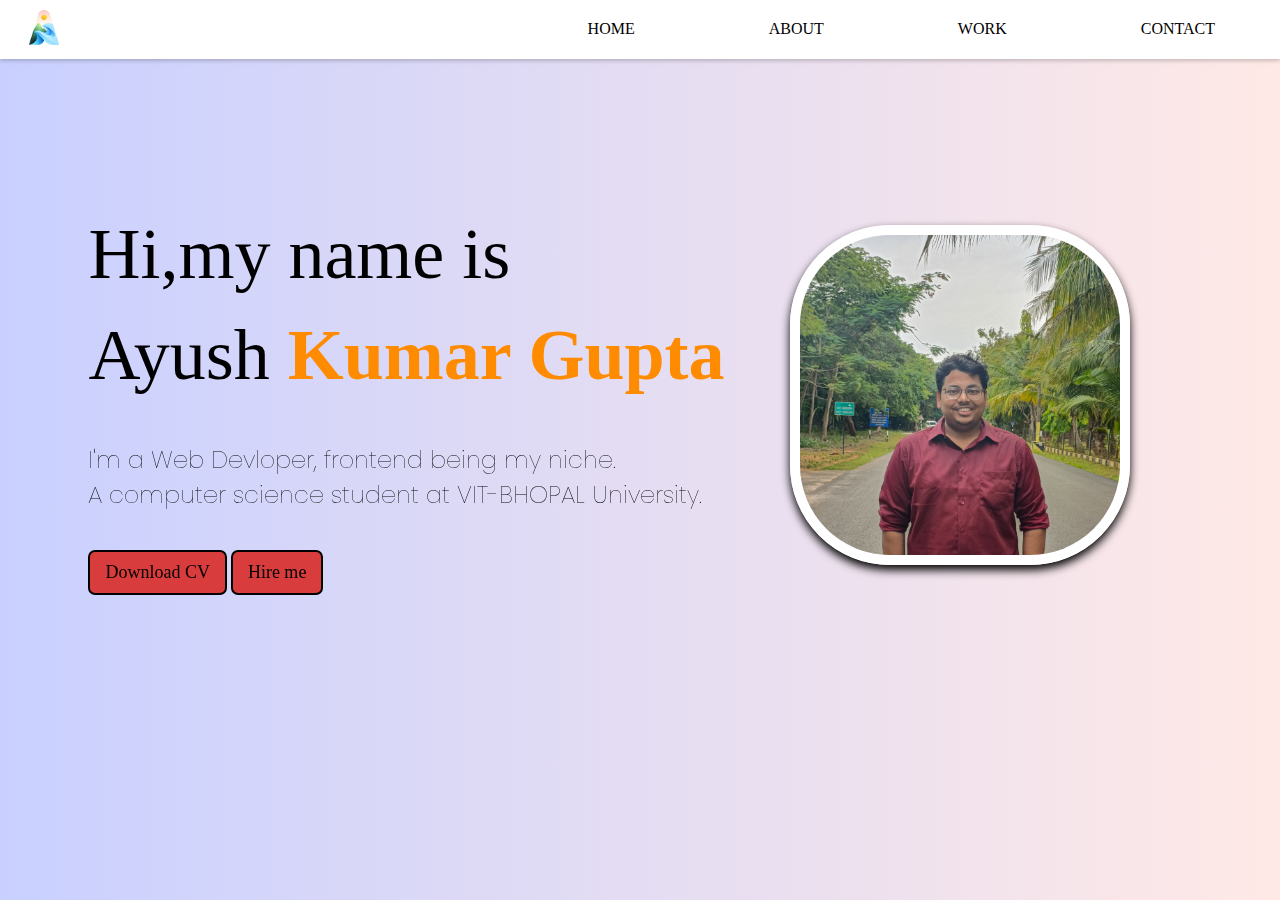
<file: index.html>
<!DOCTYPE html>
<html lang="en">
<head>
    <meta charset="UTF-8">
    <meta http-equiv="X-UA-Compatible" content="IE=edge">
    <meta name="viewport" content="width=device-width, initial-scale=1.0">
    <title>PORTFOLIO</title>
    <link rel="stylesheet" href="css/style.css">
    <link rel="stylesheet" href="https://use.fontawesome.com/releases/v5.12.1/css/all.css" crossorigin="anonymous">
  <link href="https://unpkg.com/aos@2.3.1/dist/aos.css" rel="stylesheet">
</head>
<body>
  <div class="main">
    <nav>
      <a href="index.html" class="start">
        <img src="Pictures/logo.jpg" class="logo" alt="NOT AVAILABLE">
      </a>
      <ul>
        <li><a href="index.html">HOME</a></li>
        <li><a href="About.html">ABOUT</a></li>
        <li><a href="work.html">WORK</a></li>
        <li><a href="contact.html">CONTACT</a></li>
      </ul>
    </nav>
  </div>

  <div class="details" data-aos="fade-right" data-aos-duration="1500">
    <p>Hi,my  name is <br> Ayush <span>Kumar Gupta</span> </p><br><br>
    <h4>I'm a Web Devloper, frontend being my niche. <br> A computer science student at  VIT-BHOPAL University.</h4><br>
    <button class="CV"> <a href="AYUSH KUMAR GUPTA-RESUME.pdf" target="_blank"> Download CV </a> </button> 
    <button class="CV"> <a href="mailto:ayush.ag651@gmail.com" target="_blank"> Hire me </a> </button>
    </div>
    <div>
    <img src="Pictures/dp.jpg" class="pic" alt="not Available">
    </div>
  <!-- </div> -->

  <script src="https://unpkg.com/aos@2.3.1/dist/aos.js"></script>
  <script>
    AOS.init();
  </script>


</body>
</html>
</file>
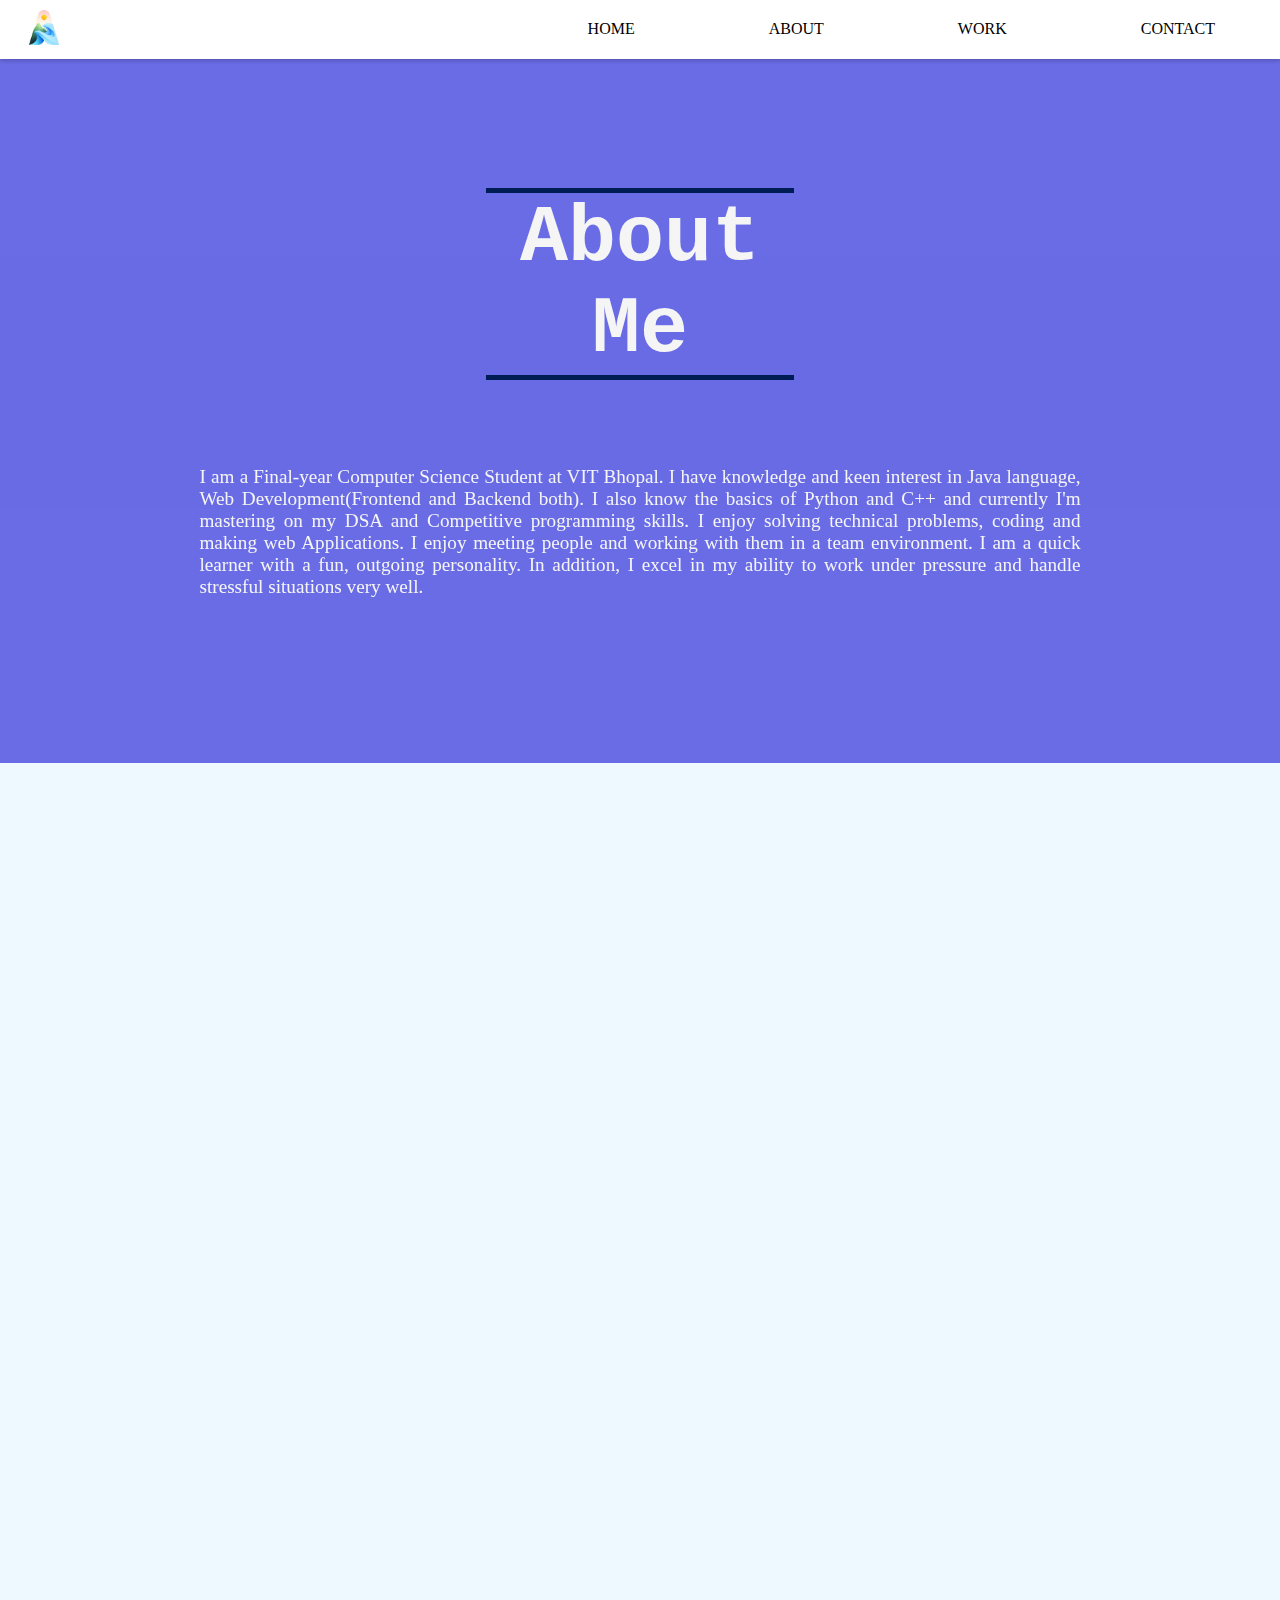
<file: About.html>
<!DOCTYPE html>
<html lang="en">

<head>
  <meta charset="UTF-8">
  <meta http-equiv="X-UA-Compatible" content="IE=edge">
  <meta name="viewport" content="width=device-width, initial-scale=1.0">
  <link rel="stylesheet" href="css/style.css">
  <link rel="stylesheet" href="css/About.css">
  <link href="https://unpkg.com/aos@2.3.1/dist/aos.css" rel="stylesheet">
  <title>PORTFOLIO</title>
</head>

<body>
  <div class="main">
    <nav>
      <a href="index.html" class="start">
        <img src="Pictures/logo.jpg" class="logo" alt="NOT AVAILABLE">
      </a>
      <ul>
        <li><a href="index.html">HOME</a></li>
        <li><a href="About.html">ABOUT</a></li>
        <li><a href="work.html">WORK</a></li>
        <li><a href="contact.html">CONTACT</a></li>
      </ul>
    </nav>
  </div>

  <section class="Aboutme">
    <div class="about" data-aos="fade-down" data-aos-duration="2500">
      <h1>About Me</h1>
      <p id="info">I am a Final-year Computer Science Student at VIT Bhopal. I have knowledge and keen interest in Java
        language, Web
        Development(Frontend and Backend both). I also know the basics of Python and C++ and currently I'm mastering on
        my
        DSA and
        Competitive programming skills. I enjoy solving technical problems, coding and making web Applications. I enjoy
        meeting people
        and working with them in a team environment. I am a quick learner with a fun, outgoing personality. In addition,
        I excel in my
        ability to work under pressure and handle stressful situations very well.</p>
    </div>
  </section>

  <section class="Edu">
    <div class="Education" data-aos="fade-right" data-aos-duration="1000">
      <h1>Education</h1>
    </div>
    <!-- Collage  -->
    <div class="degree-card" data-aos="fade-right" data-aos-duration="2000">
      <div class="react-reveal card-img">
        <img src="Pictures/VitBhopal.svg" alt="VIT Bhopal">
      </div>
      <div class="react-reveal card-body">
        <div class="body-header">
          <div class="body-header-title">
            <h2 class="card-title">Vellore Institute of Technology , Bhopal</h2>
            <h3 class="card-subtitle">B.Tech. in Computer Science </h3>
          </div>
          <div class="body-header-duration">
            <h3 class="duration">2020 - Present</h3>
          </div>
        </div>
        <div classname="body-content">
          <p class="content-list">✨ I have studied subjects like oops with Java, Fundamentals of DSA, Problem
            Solving</p>
          <p class="content-list">✨ I have a CGPA of 8.48 till date</p>
          <p class="content-list">✨ Apart from this, I have done course on Full Stack
            Development.</p>
          <p class="content-list" style="color: rgb(0, 28, 85);">✨ I have been part of the top communities including
            R&SP Chapter &amp; Geek for Geeks and contribued to the community.</p>
          <a href="https://vitbhopal.ac.in/" target="_blank" rel="noopener noreferrer">

            <div class="visit-btn">
              <p class="btn">Visit Website</p>
            </div>
          </a>
        </div>
      </div>
    </div> <br><br><br>

    <!-- School -->
    <div class="degree-card" data-aos="fade-right" data-aos-duration="2000">
      <div class="react-reveal card-img">
        <img src="Pictures/DVP.svg" alt="DVP">
      </div>
      <div class="react-reveal card-body">
        <div class="body-header">
          <div class="body-header-title">
            <h2 class="card-title">Devasthaly VidyaPeeth, Devasthaly Ballia</h2>
            <h3 class="card-subtitle">High School &amp; Matriculation </h3>
          </div>
          <div class="body-header-duration">
            <h3 class="duration">2006 - 2019</h3>
          </div>
        </div>
        <div classname="body-content">
          <p class="content-list">✨ I passed out my higher secondary school with 9.8 CGPA</p>
          <p class="content-list">✨ I passed out my Matriculation with 91.4%</p>
          <p class="content-list">✨ I was the 3rd rank holder for Matriculation boardexam in School.</p>
          <!-- <p class="content-list" style="color: rgb(0, 28, 85);">✨ I have been part of the top communities including
          CodeChef Chapter &amp; Developer Students Club and contribued to the community.</p> -->
          <a href="http://www.devasthalyballia.com/" target="_blank" rel="noopener noreferrer">

            <div class="visit-btn">
              <p class="btn">Visit Website</p>
            </div>
          </a>
        </div>
      </div>
    </div>

  </section>

  <script src="https://unpkg.com/aos@2.3.1/dist/aos.js"></script>
  <script>
    AOS.init();
  </script>

</body>

</html>
</file>
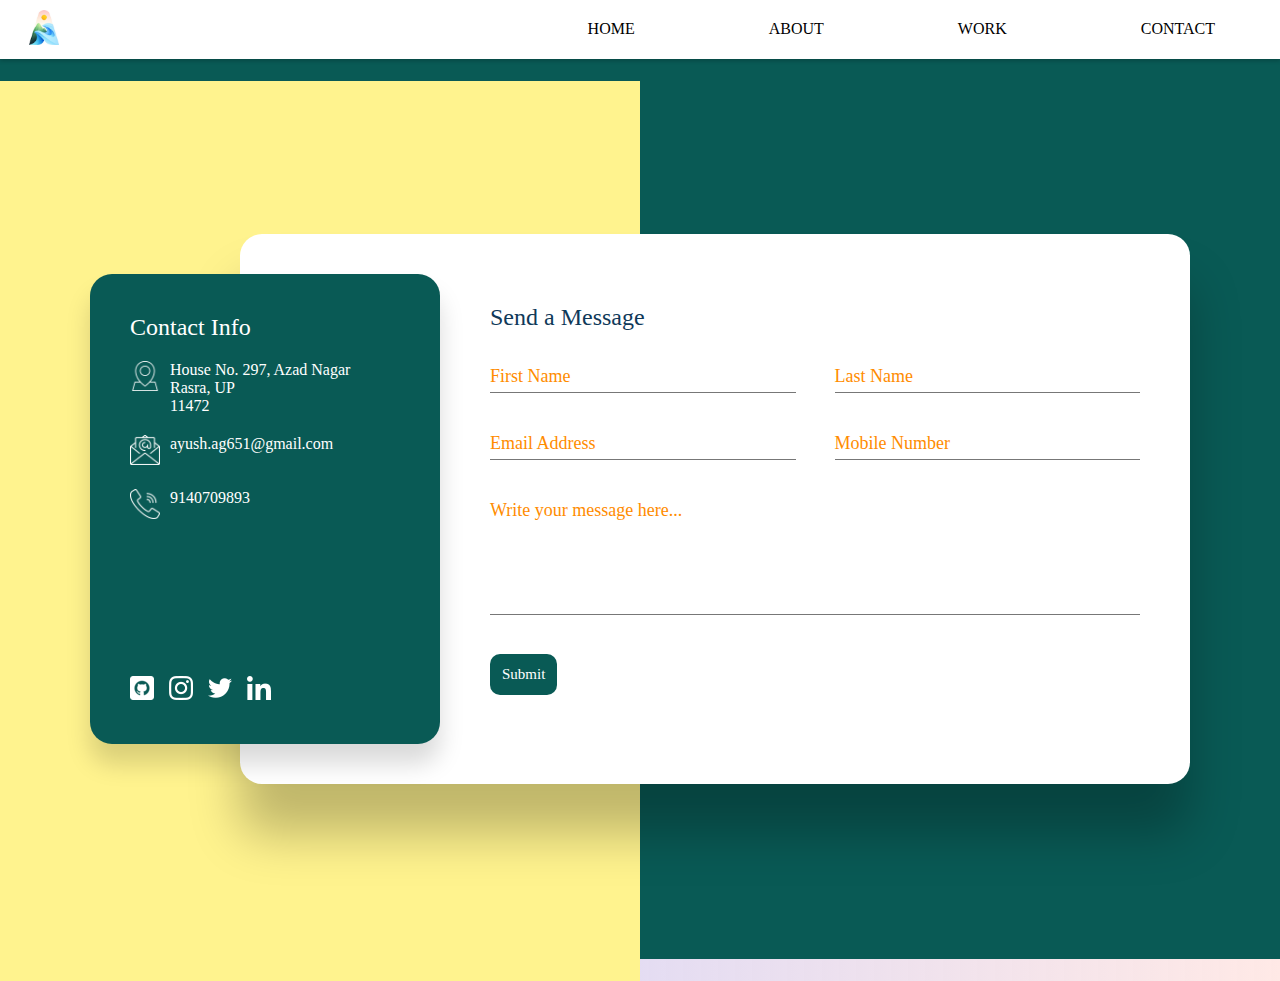
<file: contact.html>
<!DOCTYPE html>
<html lang="en">

<head>
    <meta charset="UTF-8">
    <meta http-equiv="X-UA-Compatible" content="IE=edge">
    <meta name="viewport" content="width=device-width, initial-scale=1.0">
    <title>PORTFOLIO</title>
    <link rel="stylesheet" href="css/contact.css">
    <link rel="stylesheet" href="css/style.css">
</head>

<body>
    <div class="main">
        <nav>
            <a href="index.html" class="start">
                <img src="Pictures/logo.jpg" class="logo" alt="NOT AVAILABLE">
            </a>
            <ul>
                <li><a href="index.html">HOME</a></li>
                <li><a href="About.html">ABOUT</a></li>
                <li><a href="work.html">WORK</a></li>
                <li><a href="contact.html">CONTACT</a></li>
            </ul>
        </nav>
    </div>

    <section>
        <div class="container">
            <div class="contactInfo">
                <div>
                    <h2>Contact Info</h2>
                    <ul class="info">
                        <li>
                            <span><img src="./Pictures/images/location.png"></span>
                            <span>House No. 297, Azad Nagar<br>
                                Rasra, UP<br>
                                11472</span>
                            </span>
                        </li>
                        <li>
                            <span><img src="./Pictures//images/mail.png"></span>
                            <span><a href="mailto: ayush.ag651@gmail.com">ayush.ag651@gmail.com</a></span>
                        </li>
                        <li>
                            <span><img src="./Pictures//images/call.png"></span>
                            <span>9140709893</span>
                        </li>

                    </ul>
                </div>
                <ul class="sci">
                    <li><a href="https://www.github.com/Ayush-923/"><img src="./Pictures//images/1.png"></a></li>
                    <li><a href="https://www.instagram.com/ayush.__7/"><img src="./Pictures//images/3.png"></a></li>
                    <li><a href="https://twitter.com/Ayush161"><img src="./Pictures//images/2.png"></a></li>
                    <li><a href="https://www.linkedin.com/in/Ayush-923/"><img src="./Pictures//images/5.png"></a></li>

                </ul>
            </div>
            <div class="contactForm" onsubmit="sendEmail()">
                <h2>Send a Message</h2>
                <form id="form">
                <div class="formBox">
                    <div class="inputBox w50">
                        <input type="text" name="" required>
                        <span>First Name</span>
                    </div>
                    <div class="inputBox w50">
                        <input type="text" required>
                        <span>Last Name</span>
                    </div>
                    <div class="inputBox w50">
                        <input id="email"  type="email" required>
                        <span>Email Address</span>
                    </div>
                    <div class="inputBox w50">
                        <input type="text" required>
                        <span>Mobile Number</span>
                    </div>
                    <div class="inputBox w100">
                        <textarea id="messg" required></textarea>
                        <span>Write your message here...</span>
                    </div>
                    <div class="inputBox w100">
                        <button type="submit">Submit</button>
                    </div>
                </div>
            
            </div>
    </section>

<!-- 
    <script src="https://smtpjs.com/v3/smtp.js">
    </script>

    <script>

        function sendEmail() {

        Email.send({
            Host: "smtp.elasticemail.com",
            Username: "ayush.ag751@gmail.com",
            Password: "D56DFA9D4CAF47FBF6837CF7981D922DEB76",
            To: 'ayush.ag751@gmail.com',
            From: document.getElementById('email').value,
            Subject: "POrtfolio Notificationss..",
            Body: document.getElementById('messg').value
        }).then(
            message => alert(message)
        );

    }
    </script> -->
</body>

</html>
</file>
<file: css/style.css>
@import url('https://fonts.googleapis.com/css2?family=Poppins&display=swap');

* {
    margin: 0;
    padding: 0;
    font-family: Georgia, 'Times New Roman', Times, serif;
}

html {
    min-height: 100%;
    overflow-y: scroll;
}

body {
    min-height: 100%;
}

body {
    background-image: linear-gradient(to right, #b3bdffb5, #ffe9e6);
}

.main {
    position: relative;
    width: 100%;
}

nav {
    display: flex;
    width: 100%;
    padding: 10px 0;
    align-items: center;
    justify-content: space-between;
    background-color: white;
    box-shadow: 0 2px 4px 0 rgba(0, 0, 0, .2);
}

nav img.logo {
    width: 8%;
    margin-left: 29px;

}

nav p.portfolio {
    margin-right: auto;
    font-family: cursive;
}

nav ul li {
    display: inline-block;
    list-style: none;
    margin: 10px 20px;
}

nav li a {
    margin: 40px;
    text-decoration: none;
    color: black;
    padding: 5px;
}

nav li a:hover {

    color: white;
    background-color: #d1002d;
    border-radius: 5px;

}

.details {
    padding: 20px 60px;
}

h3 {
    padding-top: 50px;
}

span {
    color: darkorange;
    font-weight: bolder;
}

/* Main body */

.details {
    padding: 120px 50px;
    margin-top: 2%;
    margin-left: 3%;
}

.details p {
    font-size: 4.5rem;
    line-height: 1.4;
}

.details h4 {
    font-size: 1.5rem;
    font-weight: lighter;
    font-family: 'Poppins', sans-serif;
}

.pic {
    top: 25%;
    right: 150px;
    position: absolute;
    width: 25%;
    border-radius: 100px;
    border: 10px solid white;
    box-shadow: 0px 5px 10px 0px rgba(0, 0, 0, 10);
}

button.CV {
    border: 2px solid black;
    border-radius: 7px;
    padding: 10px 15px;
    margin-top: 20px;
    font-size: large;
    background-color: #d83c3c;
}

button.CV a {
    text-decoration: none;
    color: black;
}

button.CV a:hover {
    color: white;
}
</file>
<file: css/About.css>
body { 
    background: rgb(237, 249, 254);
}

nav li a:hover {
    margin: 40px;
    text-decoration: none;
    color: white;
    background-color: rgb(9 9 129 / 76%);
    border-radius: 5px;
    padding: 5px;
}

h1 {
    text-align: center;
    /* padding: 30px 0px; */
    color: whitesmoke;
    font-size: 5rem;
    font-family: monospace;
    margin-bottom: 60px;
}
.about h1{
    
    border-bottom: 5px solid rgb(0, 28, 85);
    border-top: 5px solid rgb(0, 28, 85);
    margin-left: 38%;
    margin-right: 38%;
}
/* ABOUT SECTION  */
.Aboutme {
    background-color: #4848decc;
    height: 44em;
    display: flex;
    align-items: center;
    justify-content: center;
    margin-bottom: 70px;
}

.Aboutme p#info {
    text-align: justify;
    padding: 2% 14.8%;
    font-size: 1.2rem;
    color: whitesmoke;
    font-family: cursive;
    margin: 10px;
}

/* Education Section  */
.Edu{
    height: 1000px;
    margin: 0px 150px;
    -webkit-box-align: center;
    align-items: center;
    color: rgb(0, 28, 85);
    display: flex;
    flex-direction: column;
    font-family: BlinkMacSystemFont, -apple-system, "Segoe UI", Roboto, Helvetica, Arial, sans-serif;
}
.Education h1{
    text-align: center;
    padding: 3px 0px;
    color: rgb(0, 28, 85);
    font-size: 5rem;
    font-family: monospace;
    border-bottom: 5px solid rgb(0, 28, 85);
    border-top: 5px solid rgb(0, 28, 85);
    margin-bottom: 100px;
}

div {
    display: block;
}

.degree-card {
    display: -webkit-flex;
    display: flex;
    width: 100%;
    -webkit-justify-content: center;
    justify-content: center;
    -webkit-align-items: center;
    align-items: center;
}

.card-img {
    width: 200px;
    height: auto;
    border-radius: 50%;
    padding: 10px;
    border: 1px solid #d9dbdf;
    box-shadow: 5px 5px 5px #d9dbdf;
}

.card-body {
    border-bottom: 1px solid #d9dbdf;
    border-left: 1px solid #d9dbdf;
    border-right: 1px solid #d9dbdf;
    border-radius: 7px;
    width: 90%;
    margin: 10px;
    box-shadow: 5px 5px 5px #d9dbdf;
}

.body-header {
    max-width: inherit;
    display: -webkit-flex;
    display: flex;
    border-radius: 7px 7px 0 0;
    padding: 10px;
    background-color: rgb(79 80 147);
}

.body-header-duration {
    width: 15%;
    color: white;
}

.body-header-title {
    -webkit-align-items: flex-start;
    align-items: flex-start;
    width: 80%;
}

.content-list {
    padding-left: 10px;
    padding-right: 10px;
    padding: 10px 0px;
    font-family: Verdana, Geneva, Tahoma, sans-serif;
    font-weight: 10px;
    color: rgb(0, 28, 85);
}

.card-title {
    color: white;
}

.card-subtitle {
    color: white;
}


.visit-btn {
    display: inline-block;
    margin: 0 10px 10px 0;
    padding: 10px;
    border-radius: 7px;
    border: 0;
    float: right;
    background-color: rgb(79 80 147);
}

.visit-btn .btn {
    color: white;
}
</file>
<file: css/contact.css>
/* @import url('http://fonts.googleapis.com/css2?family=Poppins:wght@200;300;400;500;600;700;800;900&display=swap'); */

*
{
    margin: 0;
    padding: 0;
    box-sizing: border-box;
    font-family: 'Poppins',sans-serif;
}

section
{
    display: flex;
    justify-content: center;
    align-items: center;
    min-height: 100vh;
    background-color: #095a55;

}
section::before
{
    content: '';
    position: absolute;
    top: 9%;
    left: 0;
    width: 50%;
    height: 100%;
    background: #fff38e;
}

.container
{
    position: relative;
    min-width: 1100px;
    min-height: 550px;
    display: flex;
    z-index: 1000;
    /* border-radius: 22px; */
    /* background-color: #fff; */

}

.container .contactInfo
{
    position: absolute;
    top: 40px;
    width: 350px;
    height: calc(100% - 80px);
    background: #095a55;
    z-index: 1;
    padding: 40px;
    display: flex;
    justify-content: center;
    flex-direction: column;
    justify-content: space-between;
    box-shadow: 0 20px 25px rgba(0,0,0,0.15); 
    border-radius: 22px;
}

.container .contactInfo h2
{
    color: #fff;
    font-size:24px;
    font-weight: 500;
}

.container .contactInfo ul.info 
{
   position: relative;
   margin: 20px 0; 
}

.container .contactInfo ul.info li
{
   position: relative;
   list-style: none;
   display: flex;
   margin: 20px 0;
   cursor: pointer;
   align-items: flex-start;
}

.container .contactInfo ul.info li span:nth-child(1)
{
    width: 30px;
    min-width: 30px;
}

/* for gmail */
.container .contactInfo ul.info li span a
{
    color: #fff;
    text-decoration: none;
    width: 30px;
    min-width: 30px;
    
}

.container .contactInfo ul.info li span:nth-child(1) img
{
    max-width: 100%;
    filter: invert(1);
}

.container .contactInfo ul.info li span:nth-child(2)
{
    color: #fff;
    margin-left: 10px;
    font-weight: 300;
}

.container .contactInfo ul.sci
{
    position: relative;
    display: flex;
}

.container .contactInfo ul.sci li
{
   list-style: none;  
   margin-right: 15px;
}

.container .contactInfo ul.sci li a
{
   text-decoration: none;
}

.container .contactInfo ul.sci li a img
{
   filter: invert(1);
}

.container .contactForm
{
    position: absolute;
    padding: 70px 50px;
    padding-left: 250px;
    margin-left: 150px;
    width: calc(100% - 150px);
    height: 100%;
    background: #fff; 
    box-shadow: 0 50px 50px rgba(0,0,0,0.25);
    border-radius: 22px;
}

.container .contactForm h2
{
    color: #0f3959;
    font-size: 24px;
    font-weight: 500;
}

.container .contactForm .formBox
{
    position: relative;
    display: flex;
    justify-content: space-between;
    flex-wrap: wrap;
    padding-top: 30px;
}

.container .contactForm .formBox .inputBox
{
    position: relative;
    margin-bottom: 35px;
}

.container .contactForm .formBox .inputBox.w50
{
    width: 47%;
}

.container .contactForm .formBox .inputBox.w100
{
    width: 100%;
}

.container .contactForm .formBox .inputBox input,
.container .contactForm .formBox .inputBox textarea 
{
    width: 100%;
    resize: none;
    padding: 5px 0;
    font-size: 18px;
    font-weight: 300;
    color: #333;
    border: none;
    outline: none;
    border-bottom: 1px solid #777;
}

.container .contactForm .formBox .inputBox textarea 
{
    height: 120px;
}

.container .contactForm .formBox .inputBox span 
{
    position: absolute;
    left: 0;
    padding: 5px 0;
    pointer-events: none;
    font-size: 18px;
    font-weight: 300;
    transition: 0.3s;
}

.container .contactForm .formBox .inputBox input:focus ~ span,
.container .contactForm .formBox .inputBox input:valid ~ span,
.container .contactForm .formBox .inputBox textarea:focus ~ span, 
.container .contactForm .formBox .inputBox textarea:valid ~ span
{
    transform: translateY(-20px);
    font-size:  12px;
    font-weight: 400;
    letter-spacing: 1px;
    color: #095a55;
    font-weight: 500;
} 

/* Css for the submit button */
.container .contactForm .formBox .inputBox button[type="submit"]         
{
    position: relative;
    cursor: pointer;
    background: #095a55;
    border-radius: 10px;
    color: #fff;
    border: none;
    max-width: 150px;
    padding: 12px;
    font-size: 15px;
}

.container .contactForm .formBox .inputBox button[type="submit"]:hover{
    background: #0d9480;
}
</file>
